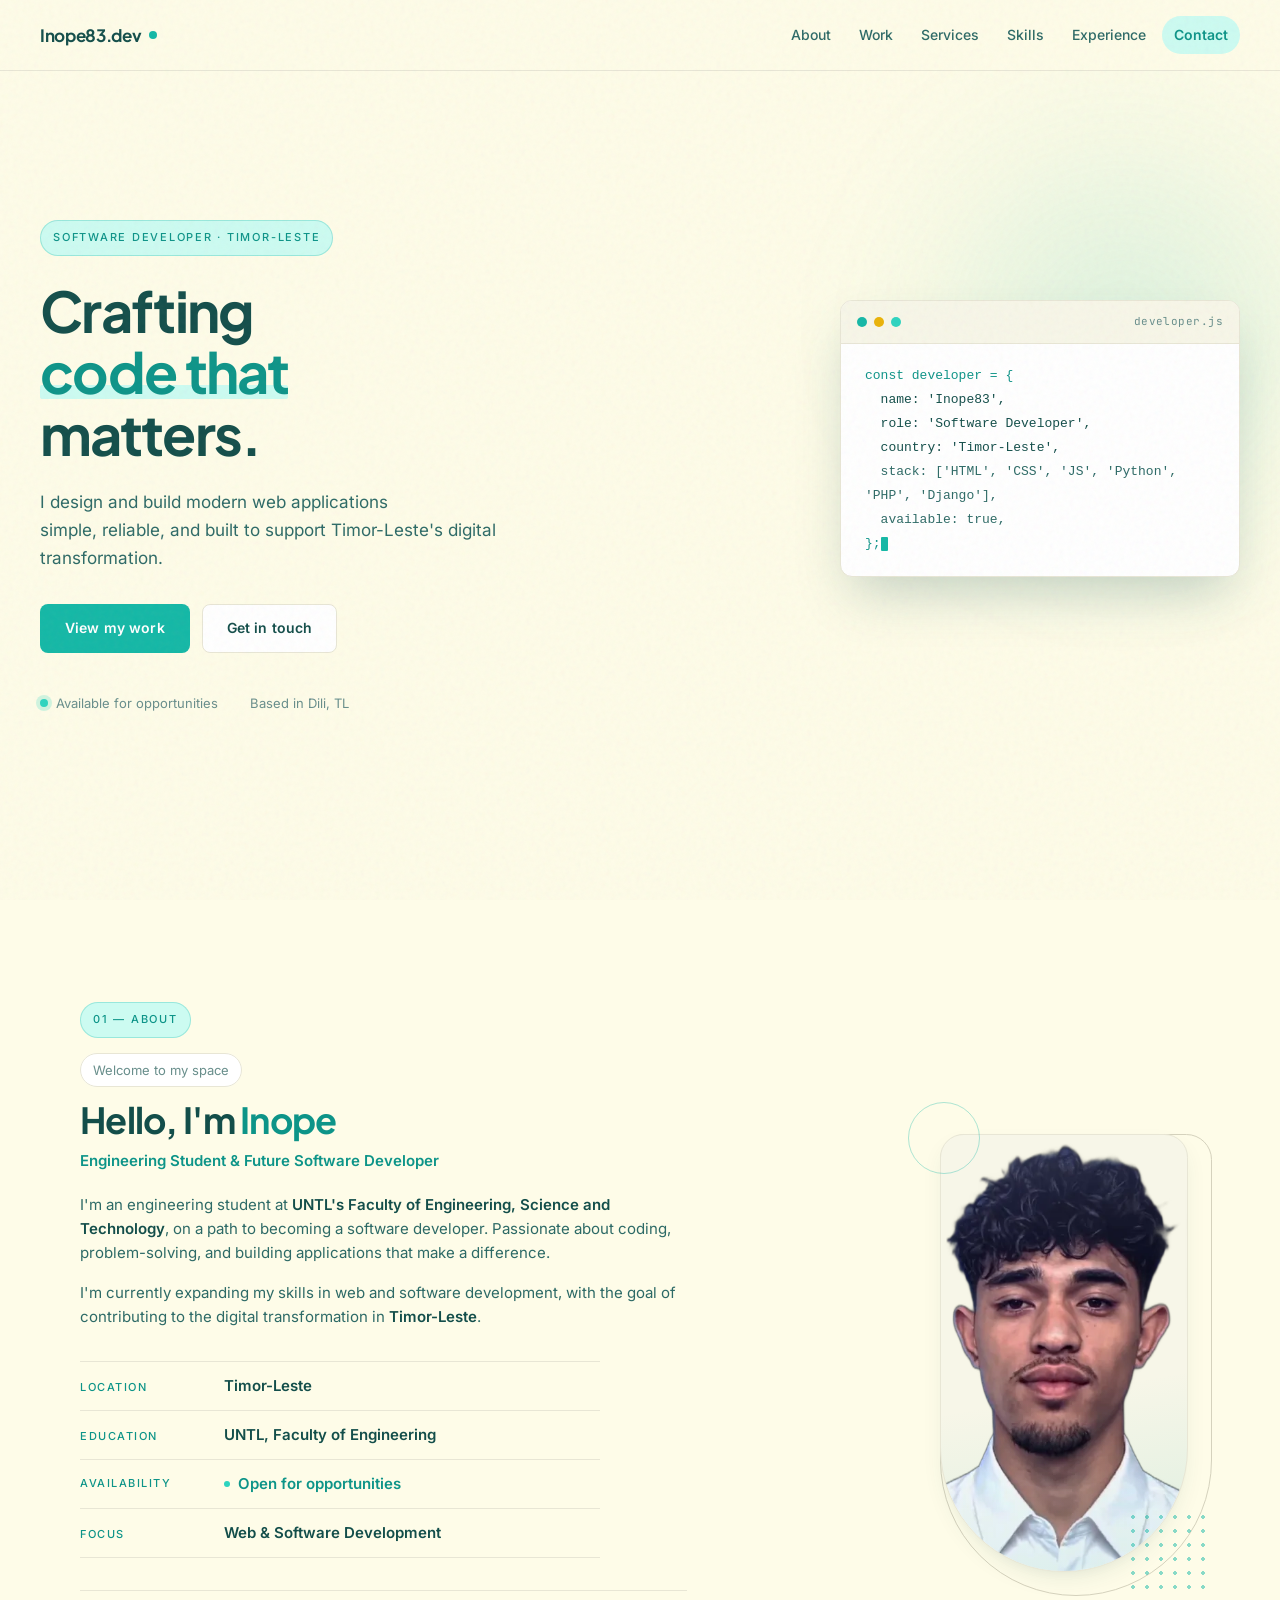
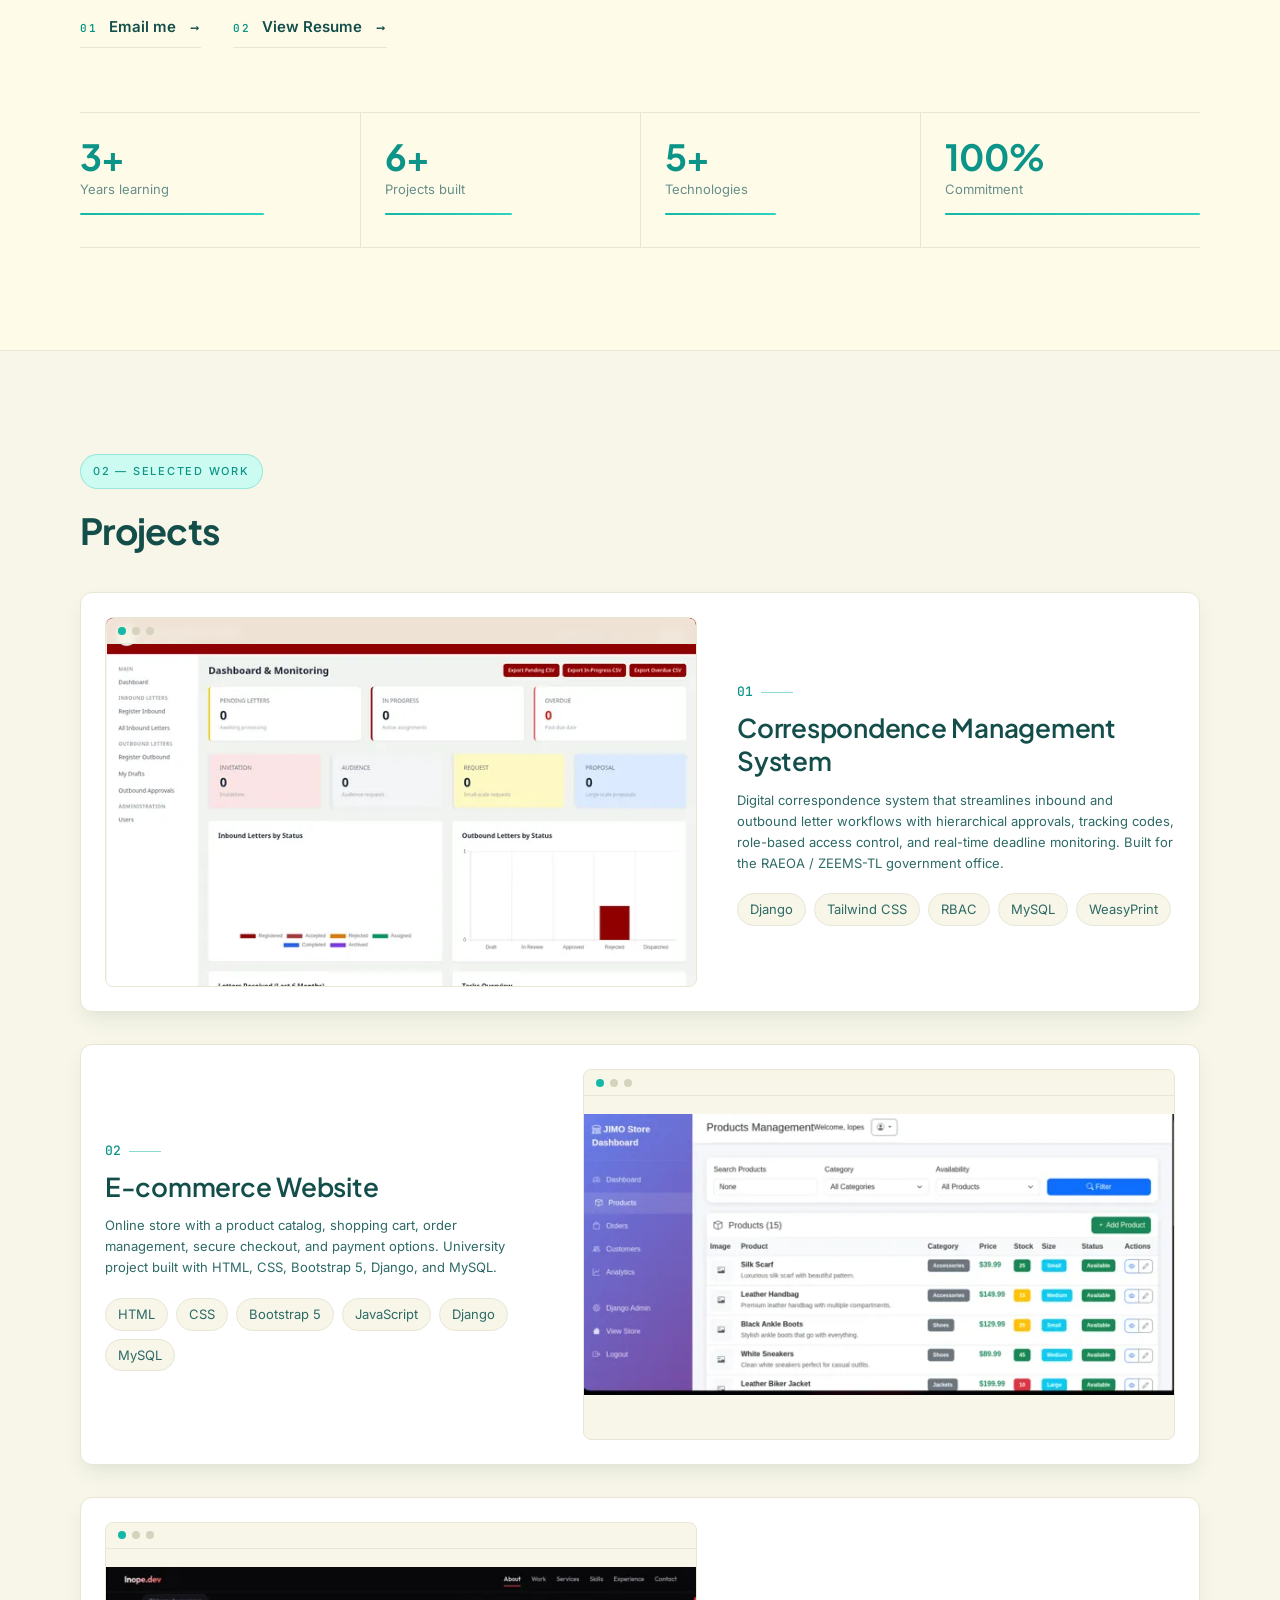
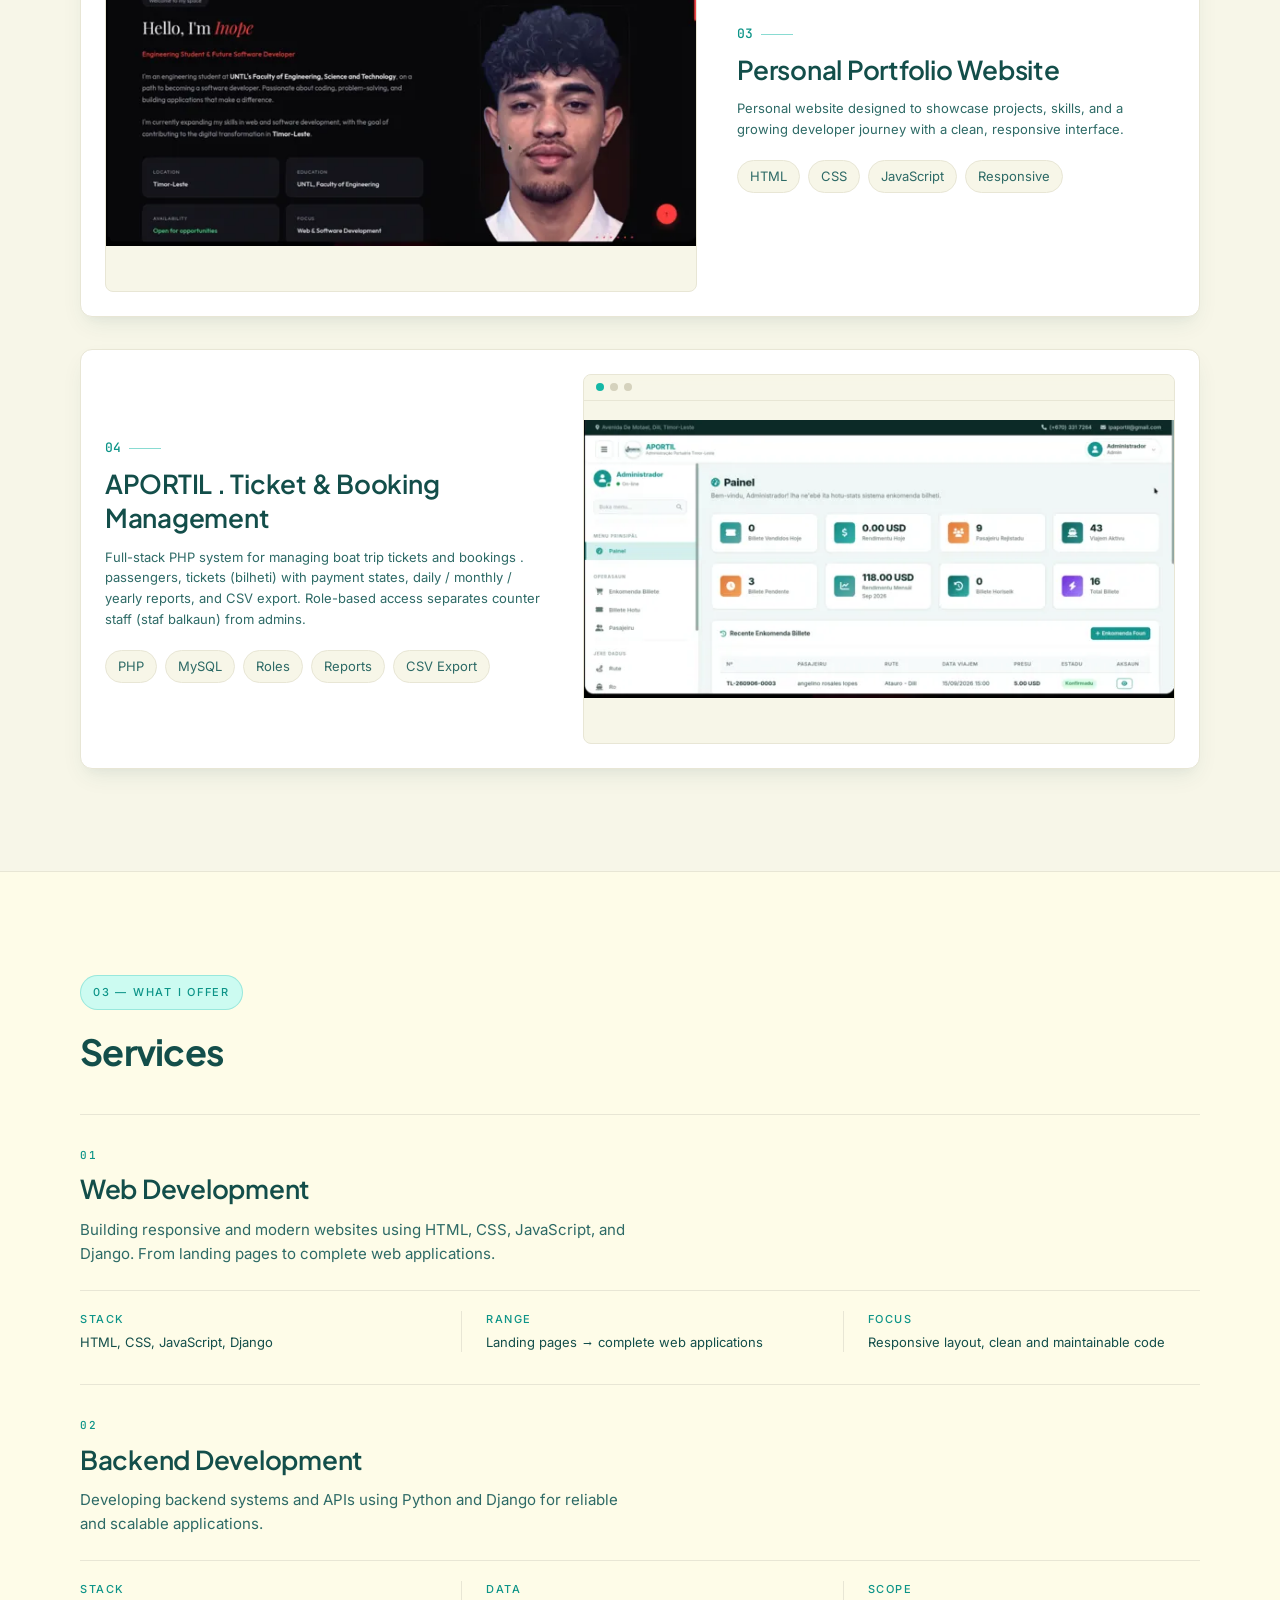
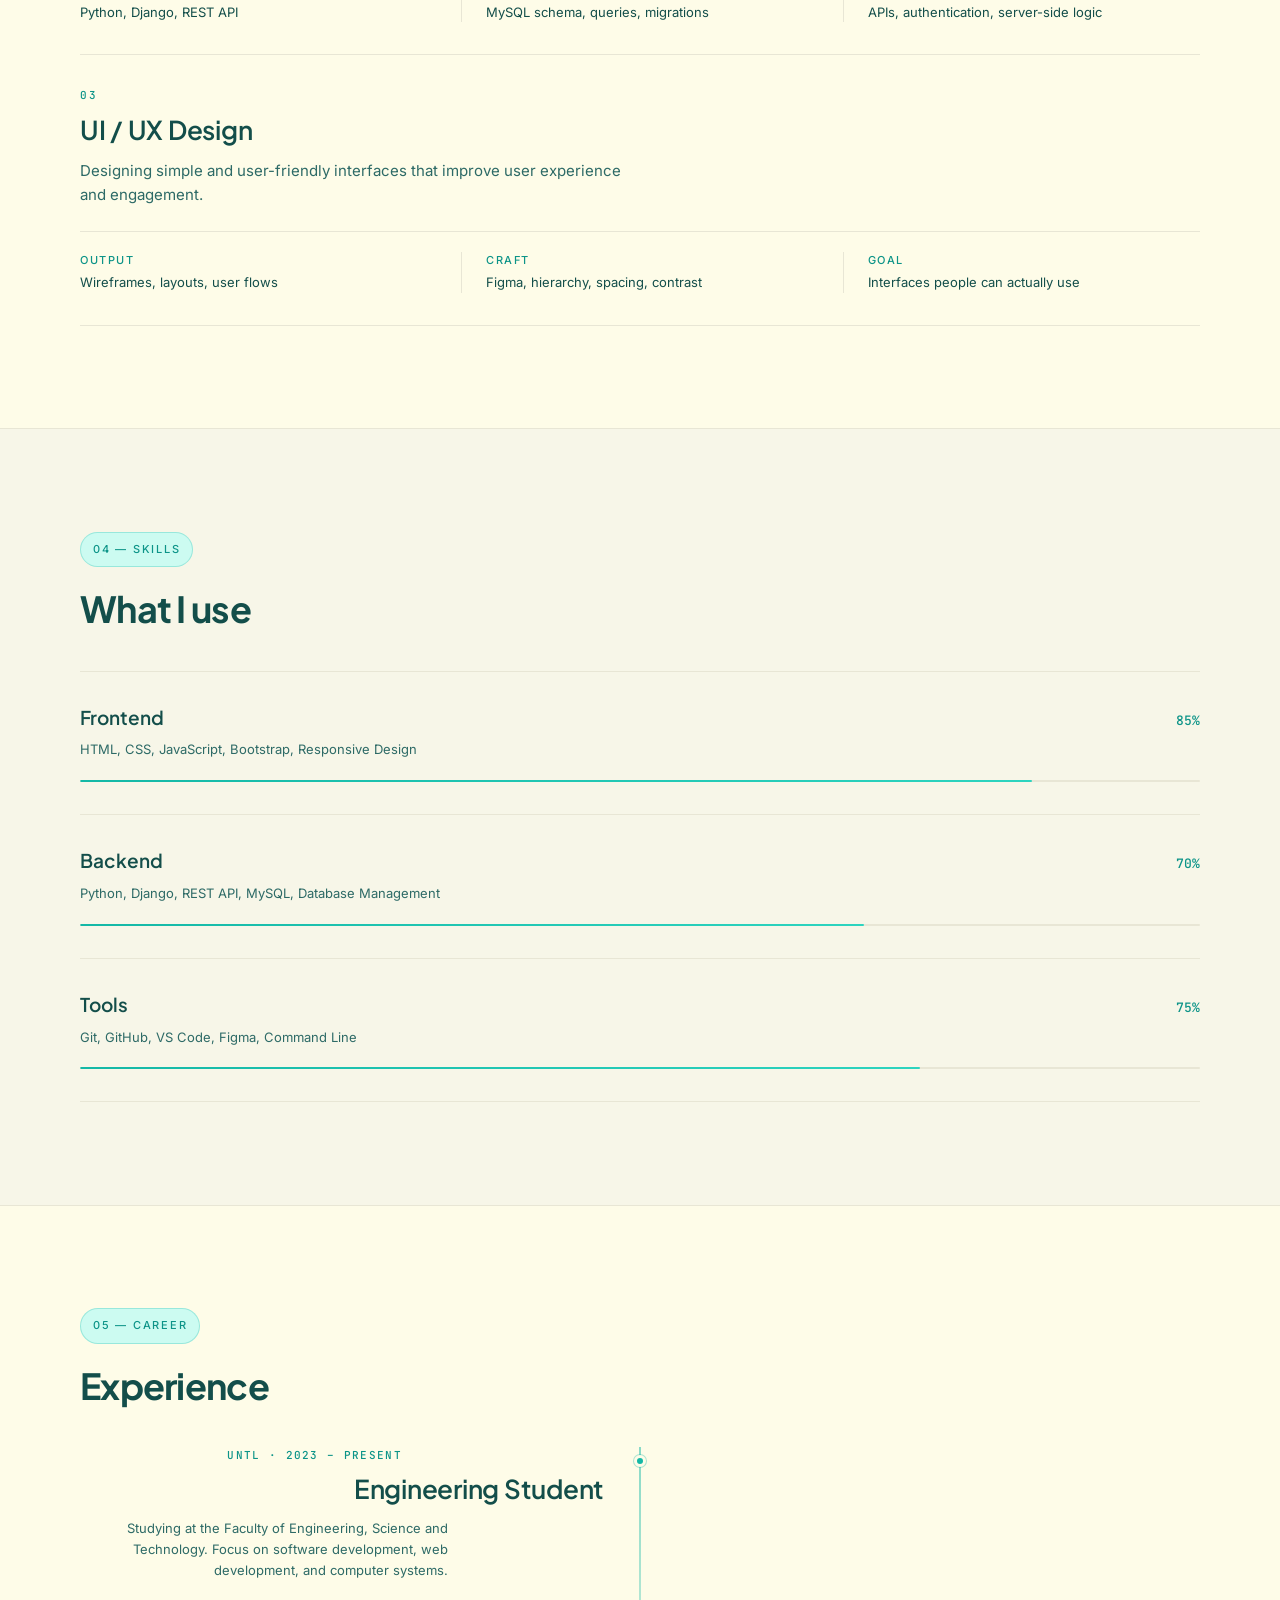
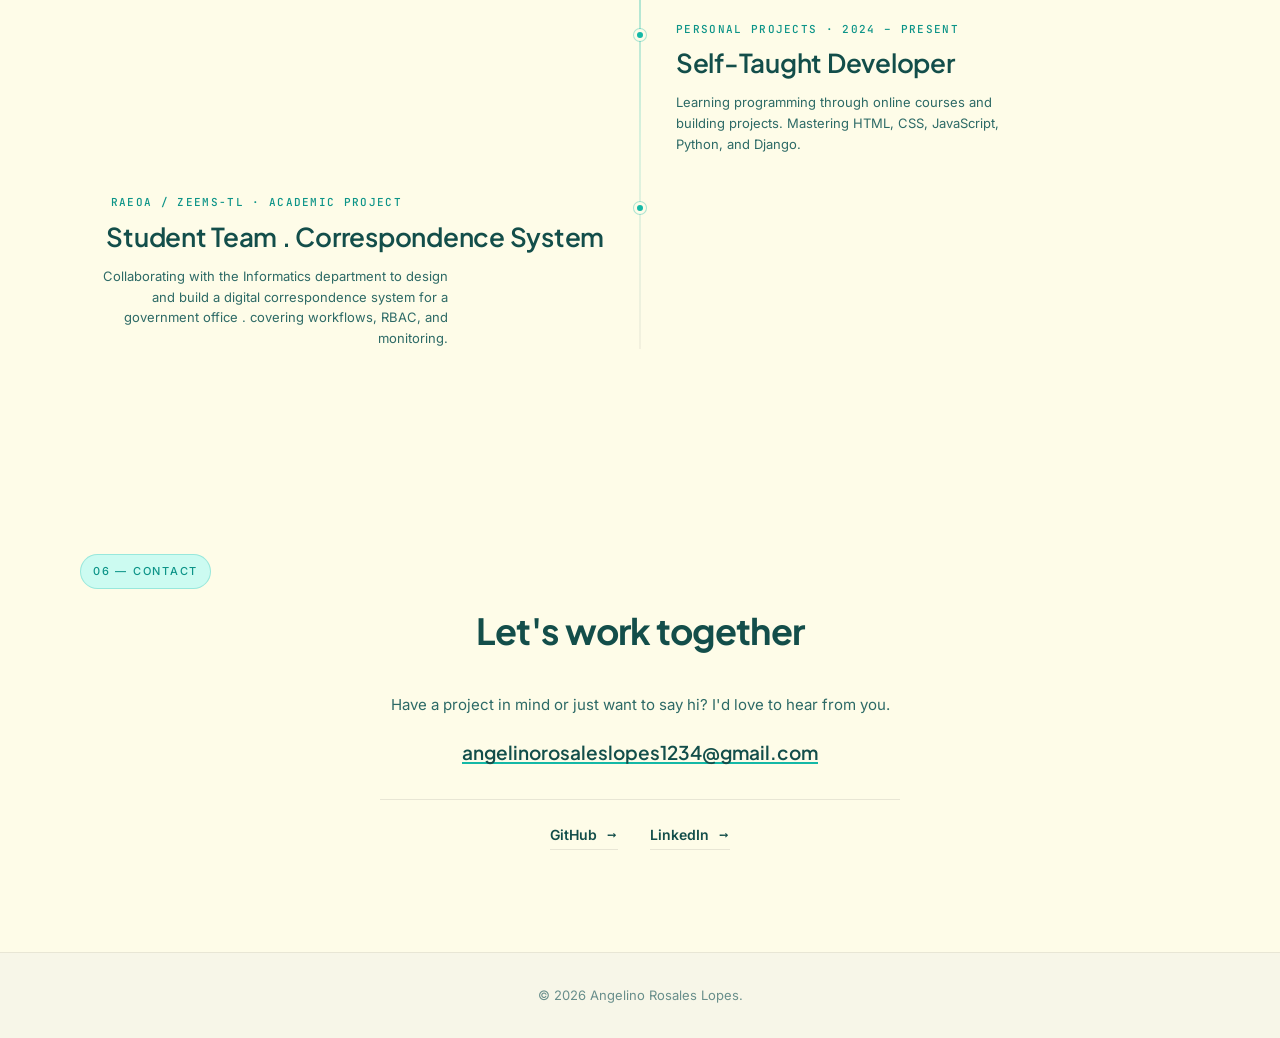
<file: index.html>
<!DOCTYPE html>
<html lang="en">

<head>
  <meta charset="UTF-8">
  <meta name="viewport" content="width=device-width, initial-scale=1.0">
  <title>Inope83 . Software Developer</title>
  <meta name="description" content="Inope83 . Software developer from Timor-Leste. Building clean, reliable web applications.">
  <meta name="theme-color" content="#FEFCE8">
  <link rel="icon" href="./favicon.svg?v=2" type="image/svg+xml">
  <!-- Scroll-reveal sections start at opacity 0 and are shown by JS. Without
       JS they must still be visible. -->
  <noscript>
    <style>
      .project,
      .service,
      .skill,
      .timeline-item {
        opacity: 1 !important;
        transform: none !important;
      }
    </style>
  </noscript>
  <link rel="preload" href="./fonts/plusjakartasans-var-latin.woff2" as="font" type="font/woff2" crossorigin>
  <link rel="preload" href="./fonts/inter-var-latin.woff2" as="font" type="font/woff2" crossorigin>
  <link rel="stylesheet" href="./styles.css">
</head>

<body>
  <div class="noise"></div>

  <header class="header">
    <a href="#" class="logo">Inope83.dev</a>
    <nav class="nav" id="navMenu">
      <a href="#about">About</a>
      <a href="#work">Work</a>
      <a href="#services">Services</a>
      <a href="#skills">Skills</a>
      <a href="#experience">Experience</a>
      <a href="#contact">Contact</a>
    </nav>
    <button class="menu-toggle" aria-label="Toggle menu" aria-controls="navMenu" aria-expanded="false">
      <span></span>
      <span></span>
      <span></span>
    </button>
  </header>

  <div class="menu-backdrop"></div>

  <main>
    <!-- ============ HERO ============ -->
    <section class="hero">
      <div class="hero-text">
        <p class="hero-tag">Software Developer &middot; Timor-Leste</p>
        <h1 class="hero-title">
          <span class="line">Crafting</span>
          <span class="line accent">code that</span>
          <span class="line">matters.</span>
        </h1>
        <p class="hero-desc">
          I design and build modern web applications 
          <br> simple, reliable, and
          built to support Timor-Leste's digital transformation.
        </p>
        <div class="hero-cta">
          <a href="#work" class="btn btn-primary">View my work</a>
          <a href="#contact" class="btn btn-secondary">Get in touch</a>
        </div>
        <div class="hero-meta">
          <span class="hero-meta-item"><i class="pulse"></i> Available for opportunities</span>
          <span class="hero-meta-item">Based in Dili, TL</span>
        </div>
      </div>
      <div class="hero-code" aria-hidden="true">
        <div class="code-window">
          <div class="code-bar">
            <span></span><span></span><span></span>
            <em>developer.js</em>
          </div>
          <pre class="code-body"><code id="typedCode"><span class="code-cursor"></span></code></pre>
        </div>
      </div>
    </section>

    <!-- ============ ABOUT ============ -->
    <section id="about" class="section about">
      <div class="container">
        <span class="section-label">01 &mdash; About</span>
        <div class="about-grid">
          <div class="about-content">
            <div class="about-badge"><span>Welcome to my space</span></div>
            <h2>Hello, I'm <span class="highlight">Inope</span></h2>
            <p class="subtitle">Engineering Student &amp; Future Software Developer</p>
            <p>
              I'm an engineering student at <strong>UNTL's Faculty of Engineering, Science and
              Technology</strong>, on a path to becoming a software developer. Passionate about
              coding, problem-solving, and building applications that make a difference.
            </p>
            <p>
              I'm currently expanding my skills in web and software development, with the goal of
              contributing to the digital transformation in <strong>Timor-Leste</strong>.
            </p>
            <dl class="facts">
              <div class="facts-row">
                <dt>Location</dt>
                <dd>Timor-Leste</dd>
              </div>
              <div class="facts-row">
                <dt>Education</dt>
                <dd>UNTL, Faculty of Engineering</dd>
              </div>
              <div class="facts-row">
                <dt>Availability</dt>
                <dd class="is-status">Open for opportunities</dd>
              </div>
              <div class="facts-row">
                <dt>Focus</dt>
                <dd>Web &amp; Software Development</dd>
              </div>
            </dl>
            <div class="about-links">
              <a href="mailto:angelinorosaleslopes1234@gmail.com" class="about-link">Email me</a>
              <a href="#" class="about-link">View Resume</a>
            </div>
          </div>
          <div class="about-image">
            <div class="about-image-frame">
              <div class="about-image-inner">
                <img src="images/inope-360.webp" srcset="images/inope-360.webp 360w, images/inope-626.webp 626w"
                  sizes="(max-width: 600px) 90vw, 340px" width="360" height="664" alt="Inope83"
                  loading="lazy" decoding="async">
              </div>
            </div>
            <div class="image-dots"></div>
            <div class="image-glow"></div>
          </div>
        </div>

        <div class="stats">
          <div class="stat">
            <span class="stat-num" data-count="3">3</span>
            <span class="stat-label">Years learning</span>
            <div class="stat-bar"></div>
          </div>
          <div class="stat">
            <span class="stat-num" data-count="6">6</span>
            <span class="stat-label">Projects built</span>
            <div class="stat-bar"></div>
          </div>
          <div class="stat">
            <span class="stat-num" data-count="5">5</span>
            <span class="stat-label">Technologies</span>
            <div class="stat-bar"></div>
          </div>
          <div class="stat">
            <span class="stat-num" data-count="100">100</span>
            <span class="stat-label">Commitment</span>
            <div class="stat-bar"></div>
          </div>
        </div>
      </div>
    </section>

    <!-- ============ WORK ============ -->
    <section id="work" class="section work band">
      <div class="container">
        <span class="section-label">02 &mdash; Selected Work</span>
        <h2 class="section-title">Projects</h2>
        <div class="projects">

          <article class="project">
            <div class="project-visual">
              <div class="window-bar"><span></span><span></span><span></span></div>
              <img src="images/correspondence-ui-640.webp"
                srcset="images/correspondence-ui-640.webp 640w, images/correspondence-ui-1280.webp 1280w"
                sizes="(max-width: 600px) calc(100vw - 128px), (max-width: 960px) calc(100vw - 160px), 596px"
                width="640" height="400" loading="lazy" decoding="async"
                alt="Correspondence Management System dashboard">
            </div>
            <div class="project-info">
              <span class="project-number">01</span>
              <h3>Correspondence Management System</h3>
              <p>
                Digital correspondence system that streamlines inbound and outbound letter workflows
                with hierarchical approvals, tracking codes, role-based access control, and real-time
                deadline monitoring. Built for the RAEOA / ZEEMS-TL government office.
              </p>
              <div class="project-tags">
                <span>Django</span>
                <span>Tailwind CSS</span>
                <span>RBAC</span>
                <span>MySQL</span>
                <span>WeasyPrint</span>
              </div>
            </div>
          </article>

          <article class="project">
            <div class="project-visual">
              <div class="window-bar"><span></span><span></span><span></span></div>
              <img src="images/ecommerce-640.webp"
                srcset="images/ecommerce-640.webp 640w, images/ecommerce-1280.webp 1280w"
                sizes="(max-width: 600px) calc(100vw - 128px), (max-width: 960px) calc(100vw - 160px), 596px"
                width="640" height="304" loading="lazy" decoding="async"
                alt="E-commerce website homepage">
            </div>
            <div class="project-info">
              <span class="project-number">02</span>
              <h3>E-commerce Website</h3>
              <p>
                Online store with a product catalog, shopping cart, order management, secure checkout,
                and payment options. University project built with HTML, CSS, Bootstrap 5, Django, and MySQL.
              </p>
              <div class="project-tags">
                <span>HTML</span>
                <span>CSS</span>
                <span>Bootstrap 5</span>
                <span>JavaScript</span>
                <span>Django</span>
                <span>MySQL</span>
              </div>
            </div>
          </article>

          <article class="project">
            <div class="project-visual">
              <div class="window-bar"><span></span><span></span><span></span></div>
              <img src="images/portfolio-shot-640.webp"
                srcset="images/portfolio-shot-640.webp 640w, images/portfolio-shot-1280.webp 1280w"
                sizes="(max-width: 600px) calc(100vw - 128px), (max-width: 960px) calc(100vw - 160px), 596px"
                width="640" height="302" loading="lazy" decoding="async"
                alt="Personal Portfolio Website UI">
            </div>
            <div class="project-info">
              <span class="project-number">03</span>
              <h3>Personal Portfolio Website</h3>
              <p>
                Personal website designed to showcase projects, skills, and a growing developer
                journey with a clean, responsive interface.
              </p>
              <div class="project-tags">
                <span>HTML</span>
                <span>CSS</span>
                <span>JavaScript</span>
                <span>Responsive</span>
              </div>
            </div>
          </article>
          <article class="project">
            <div class="project-visual">
              <div class="window-bar"><span></span><span></span><span></span></div>
              <img src="images/apotil-640.webp"
                srcset="images/apotil-640.webp 640w, images/apotil-1280.webp 1280w"
                sizes="(max-width: 600px) calc(100vw - 128px), (max-width: 960px) calc(100vw - 160px), 596px"
                width="640" height="302" loading="lazy" decoding="async"
                alt="APORTIL ticket and booking management UI">
            </div>
            <div class="project-info">
              <span class="project-number">04</span>
              <h3>APORTIL . Ticket & Booking Management</h3>
              <p>
                Full-stack PHP system for managing boat trip tickets and bookings . passengers,
                tickets (bilheti) with payment states, daily / monthly / yearly reports, and CSV
                export. Role-based access separates counter staff (staf balkaun) from admins.
              </p>
              <div class="project-tags">
                <span>PHP</span>
                <span>MySQL</span>
                <span>Roles</span>
                <span>Reports</span>
                <span>CSV Export</span>
              </div>
            </div>
          </article>

        </div>
      </div>
    </section>

    <!-- ============ SERVICES ============ -->
    <section id="services" class="section services">
      <div class="container">
        <span class="section-label">03 &mdash; What I offer</span>
        <h2 class="section-title">Services</h2>
        <div class="services-bedah">

          <article class="service">
            <span class="service-index">01</span>
            <div class="service-body">
              <h3>Web Development</h3>
              <p>Building responsive and modern websites using HTML, CSS, JavaScript, and Django. From
                landing pages to complete web applications.</p>
            </div>
            <dl class="spec">
              <div class="spec-row">
                <dt>Stack</dt>
                <dd>HTML, CSS, JavaScript, Django</dd>
              </div>
              <div class="spec-row">
                <dt>Range</dt>
                <dd>Landing pages &rarr; complete web applications</dd>
              </div>
              <div class="spec-row">
                <dt>Focus</dt>
                <dd>Responsive layout, clean and maintainable code</dd>
              </div>
            </dl>
          </article>

          <article class="service">
            <span class="service-index">02</span>
            <div class="service-body">
              <h3>Backend Development</h3>
              <p>Developing backend systems and APIs using Python and Django for reliable and scalable
                applications.</p>
            </div>
            <dl class="spec">
              <div class="spec-row">
                <dt>Stack</dt>
                <dd>Python, Django, REST API</dd>
              </div>
              <div class="spec-row">
                <dt>Data</dt>
                <dd>MySQL schema, queries, migrations</dd>
              </div>
              <div class="spec-row">
                <dt>Scope</dt>
                <dd>APIs, authentication, server-side logic</dd>
              </div>
            </dl>
          </article>

          <article class="service">
            <span class="service-index">03</span>
            <div class="service-body">
              <h3>UI / UX Design</h3>
              <p>Designing simple and user-friendly interfaces that improve user experience and
                engagement.</p>
            </div>
            <dl class="spec">
              <div class="spec-row">
                <dt>Output</dt>
                <dd>Wireframes, layouts, user flows</dd>
              </div>
              <div class="spec-row">
                <dt>Craft</dt>
                <dd>Figma, hierarchy, spacing, contrast</dd>
              </div>
              <div class="spec-row">
                <dt>Goal</dt>
                <dd>Interfaces people can actually use</dd>
              </div>
            </dl>
          </article>

        </div>
      </div>
    </section>

    <!-- ============ SKILLS ============ -->
    <section id="skills" class="section skills band">
      <div class="container">
        <span class="section-label">04 &mdash; Skills</span>
        <h2 class="section-title">What I use</h2>
        <div class="skills-bedah">
          <div class="skill">
            <div class="skill-head">
              <h3>Frontend</h3>
              <span class="skill-level">85%</span>
            </div>
            <p class="skill-stack">HTML, CSS, JavaScript, Bootstrap, Responsive Design</p>
            <div class="skill-rule"><span class="skill-rule-fill" style="--w: 85%;"></span></div>
          </div>
          <div class="skill">
            <div class="skill-head">
              <h3>Backend</h3>
              <span class="skill-level">70%</span>
            </div>
            <p class="skill-stack">Python, Django, REST API, MySQL, Database Management</p>
            <div class="skill-rule"><span class="skill-rule-fill" style="--w: 70%;"></span></div>
          </div>
          <div class="skill">
            <div class="skill-head">
              <h3>Tools</h3>
              <span class="skill-level">75%</span>
            </div>
            <p class="skill-stack">Git, GitHub, VS Code, Figma, Command Line</p>
            <div class="skill-rule"><span class="skill-rule-fill" style="--w: 75%;"></span></div>
          </div>
        </div>
      </div>
    </section>

    <!-- ============ EXPERIENCE ============ -->
    <section id="experience" class="section experience">
      <div class="container">
        <span class="section-label">05 &mdash; Career</span>
        <h2 class="section-title">Experience</h2>
        <div class="timeline">
          <div class="timeline-item">
            <span class="timeline-dot"></span>
            <div class="timeline-body">
              <p class="role">UNTL &middot; 2023 &ndash; Present</p>
              <h3>Engineering Student</h3>
              <p>Studying at the Faculty of Engineering, Science and Technology. Focus on software
                development, web development, and computer systems.</p>
            </div>
          </div>
          <div class="timeline-item">
            <span class="timeline-dot"></span>
            <div class="timeline-body">
              <p class="role">Personal Projects &middot; 2024 &ndash; Present</p>
              <h3>Self-Taught Developer</h3>
              <p>Learning programming through online courses and building projects. Mastering HTML, CSS,
                JavaScript, Python, and Django.</p>
            </div>
          </div>
          <div class="timeline-item">
            <span class="timeline-dot"></span>
            <div class="timeline-body">
              <p class="role">RAEOA / ZEEMS-TL &middot; Academic Project</p>
              <h3>Student Team . Correspondence System</h3>
              <p>Collaborating with the Informatics department to design and build a digital
                correspondence system for a government office . covering workflows, RBAC, and
                monitoring.</p>
            </div>
          </div>
        </div>
      </div>
    </section>

    <!-- ============ CONTACT ============ -->
    <section id="contact" class="section contact">
      <div class="container">
        <span class="section-label">06 &mdash; Contact</span>
        <h2 class="section-title">Let's work together</h2>
        <p class="contact-text">Have a project in mind or just want to say hi? I'd love to hear from you.</p>
        <a href="mailto:angelinorosaleslopes1234@gmail.com" class="contact-email">angelinorosaleslopes1234@gmail.com</a>
        <div class="contact-links">
          <a href="https://github.com/Inope83" target="_blank" rel="noopener noreferrer" aria-label="GitHub">GitHub</a>
          <a href="https://www.linkedin.com/in/ange-lopes-61977b3b6/" target="_blank" rel="noopener noreferrer"
            aria-label="LinkedIn">LinkedIn</a>
        </div>
      </div>
    </section>
  </main>

  <footer class="footer">
    <p>© <span id="year"></span> Angelino Rosales Lopes.</p>
  </footer>

  <button class="back-top" id="backTop" aria-label="Back to top">&uarr;</button>

  <script src="./script.js"></script>
</body>

</html>
</file>
<file: styles.css>
/* ============ SELF-HOSTED FONTS ============
   Replaces the Google Fonts stylesheet, which cost a render-blocking
   third-party round trip (~1.9s) before first paint. All three families
   are variable fonts, so these files cover the full weight ranges the
   design system asks for; latin subset only. */
@font-face {
  font-family: 'Plus Jakarta Sans';
  font-style: normal;
  font-weight: 200 800;
  font-display: swap;
  src: url('./fonts/plusjakartasans-var-latin.woff2') format('woff2');
  unicode-range: U+0000-00FF, U+0131, U+0152-0153, U+02BB-02BC, U+02C6, U+02DA, U+02DC, U+0304, U+0308, U+0329,
    U+2000-206F, U+20AC, U+2122, U+2191, U+2193, U+2212, U+2215, U+FEFF, U+FFFD;
}

@font-face {
  font-family: 'Inter';
  font-style: normal;
  font-weight: 100 900;
  font-display: swap;
  src: url('./fonts/inter-var-latin.woff2') format('woff2');
  unicode-range: U+0000-00FF, U+0131, U+0152-0153, U+02BB-02BC, U+02C6, U+02DA, U+02DC, U+0304, U+0308, U+0329,
    U+2000-206F, U+20AC, U+2122, U+2191, U+2193, U+2212, U+2215, U+FEFF, U+FFFD;
}

@font-face {
  font-family: 'JetBrains Mono';
  font-style: normal;
  font-weight: 100 800;
  font-display: swap;
  src: url('./fonts/jetbrainsmono-var-latin.woff2') format('woff2');
  unicode-range: U+0000-00FF, U+0131, U+0152-0153, U+02BB-02BC, U+02C6, U+02DA, U+02DC, U+0304, U+0308, U+0329,
    U+2000-206F, U+20AC, U+2122, U+2191, U+2193, U+2212, U+2215, U+FEFF, U+FFFD;
}

/* Metric-matched fallbacks: while the webfont loads, the fallback occupies
   near-identical space, so the swap does not shift layout. */
@font-face {
  font-family: 'Jakarta Fallback';
  src: local('Arial'), local('Helvetica Neue'), local('Liberation Sans');
  size-adjust: 103%;
  ascent-override: 105%;
  descent-override: 27%;
  line-gap-override: 0%;
}

@font-face {
  font-family: 'Inter Fallback';
  src: local('Arial'), local('Helvetica Neue'), local('Liberation Sans');
  size-adjust: 100%;
  ascent-override: 97%;
  descent-override: 25%;
  line-gap-override: 0%;
}

@font-face {
  font-family: 'JetBrains Fallback';
  src: local('DejaVu Sans Mono'), local('Menlo'), local('Consolas');
  size-adjust: 94%;
  ascent-override: 102%;
  descent-override: 26%;
  line-gap-override: 0%;
}

/* ============ DESIGN TOKENS (d3kn Warm Teal) ============ */
:root {
  /* Primary & brand */
  --primary: #14B8A6;
  --primary-hover: #0D9488;
  --primary-light: #CCFBF1;
  --primary-subtle: #F0FDFA;

  /* Canvas & surfaces */
  --canvas: #FEFCE8;
  --surface: #FFFFFF;
  --surface-hover: #FDFCF7;
  --surface-alt: #F7F6E8;

  /* Typography & ink */
  --ink: #134E4A;
  --ink-2: #2D6A66;
  --ink-muted: #688E8B;
  --ink-inverse: #FFFFFF;

  /* Borders & lines */
  --border: #E8E6D5;
  --border-strong: #D5D2BD;
  --border-focus: #14B8A6;
  --ring: rgba(20, 184, 166, 0.25);

  /* Semantic & feedback */
  --success: #2DD4BF;
  --warning: #EAB308;
  --error: #EF4444;

  /* Elevation */
  --shadow-card: 0 10px 25px -5px rgba(19, 78, 74, 0.09), 0 8px 10px -6px rgba(19, 78, 74, 0.04);
  --shadow-card-hover: 0 20px 30px -10px rgba(19, 78, 74, 0.17), 0 10px 15px -5px rgba(19, 78, 74, 0.08);
  --shadow-popover: 0 25px 50px -12px rgba(19, 78, 74, 0.25);
  --shadow-teal: 0 4px 14px 0 rgba(20, 184, 166, 0.38);

  /* Geometry */
  --radius-sm: 4px;
  --radius-md: 8px;
  --radius-lg: 12px;
  --radius-full: 9999px;

  /* Motion */
  --ease: cubic-bezier(0.16, 1, 0.3, 1);
  --t-fast: 150ms;
  --t: 200ms;
  --transition: var(--t) var(--ease);

  /* Spacing (4px base grid) */
  --space-1: 4px;
  --space-2: 8px;
  --space-3: 12px;
  --space-4: 16px;
  --space-5: 20px;
  --space-6: 24px;
  --space-8: 32px;
  --space-10: 40px;
  --space-16: 64px;
  --gutter: clamp(20px, 5vw, 40px);
  --section-y: clamp(64px, 8vw, 112px);

  /* Type scale */
  --fs-display: clamp(2.5rem, 6.2vw, 3.5rem);
  --fs-h1: clamp(1.75rem, 3.6vw, 2.25rem);
  --fs-h2: 1.625rem;
  --fs-h3: 1.1875rem;
  --fs-lead: 1.0625rem;
  --fs-body: 0.9375rem;
  --fs-sm: 0.8125rem;
  --fs-micro: 0.6875rem;

  /* Families */
  --font-display: 'Plus Jakarta Sans', 'Jakarta Fallback', system-ui, sans-serif;
  --font-body: 'Inter', 'Inter Fallback', system-ui, sans-serif;
  --font-mono: 'JetBrains Mono', 'JetBrains Fallback', ui-monospace, Menlo, monospace;

  --header-h: 72px;
}

*,
*::before,
*::after {
  box-sizing: border-box;
  margin: 0;
  padding: 0;
}

a {
  color: inherit;
  text-decoration: none;
}

img {
  display: block;
  max-width: 100%;
}

html {
  scroll-behavior: smooth;
}

html,
body {
  overflow-x: hidden;
  touch-action: pan-y;
}

body {
  overflow-x: hidden;
  font-family: var(--font-body);
  font-size: var(--fs-body);
  line-height: 1.6;
  background: var(--canvas);
  color: var(--ink-2);
  min-height: 100vh;
  -webkit-font-smoothing: antialiased;
}

h1,
h2,
h3,
h4 {
  font-family: var(--font-display);
  color: var(--ink);
}

::selection {
  background: var(--primary);
  color: var(--ink-inverse);
}

:focus-visible {
  outline: 2px solid var(--border-focus);
  outline-offset: 2px;
  box-shadow: 0 0 0 5px var(--ring);
  border-radius: var(--radius-sm);
}

.noise {
  position: fixed;
  inset: 0;
  pointer-events: none;
  z-index: 1000;
  opacity: 0.05;
  background-image: url("data:image/svg+xml,%3Csvg viewBox='0 0 256 256' xmlns='http://www.w3.org/2000/svg'%3E%3Cfilter id='n'%3E%3CfeTurbulence type='fractalNoise' baseFrequency='0.7' numOctaves='3' stitchTiles='stitch'/%3E%3C/filter%3E%3Crect width='100%25' height='100%25' filter='url(%23n)'/%3E%3C/svg%3E");
}

::-webkit-scrollbar {
  width: 10px;
}

::-webkit-scrollbar-track {
  background: var(--surface-alt);
}

::-webkit-scrollbar-thumb {
  background: var(--primary);
  border: 3px solid var(--canvas);
  border-radius: var(--radius-full);
}

::-webkit-scrollbar-thumb:hover {
  background: var(--primary-hover);
}

/* ============ HEADER ============ */
.header {
  position: fixed;
  top: 0;
  left: 0;
  right: 0;
  z-index: 100;
  display: flex;
  align-items: center;
  justify-content: space-between;
  gap: var(--space-4);
  padding: var(--space-4) var(--gutter);
  background: rgba(254, 252, 232, 0.82);
  backdrop-filter: blur(18px);
  -webkit-backdrop-filter: blur(18px);
  border-bottom: 1px solid var(--border);
  transition: padding var(--transition), background var(--transition), box-shadow var(--transition);
}

.header.scrolled {
  padding: var(--space-3) var(--gutter);
  background: rgba(254, 252, 232, 0.95);
  box-shadow: 0 6px 18px -12px rgba(19, 78, 74, 0.35);
}

.logo {
  font-family: var(--font-display);
  font-size: 1.0625rem;
  font-weight: 700;
  letter-spacing: -0.02em;
  color: var(--ink);
  display: inline-flex;
  align-items: center;
  gap: var(--space-2);
  transition: color var(--t-fast) var(--ease);
}

.logo::after {
  content: '';
  width: 8px;
  height: 8px;
  border-radius: var(--radius-full);
  background: var(--primary);
  transition: transform var(--transition), background var(--transition);
}

.logo:hover {
  color: var(--primary-hover);
}

.logo:hover::after {
  background: var(--primary-hover);
  transform: scale(1.2);
}

.nav {
  display: flex;
  gap: var(--space-1);
}

.nav a {
  font-size: 0.875rem;
  font-weight: 500;
  color: var(--ink-2);
  padding: var(--space-2) var(--space-3);
  border-radius: var(--radius-full);
  transition: background var(--t-fast) var(--ease), color var(--t-fast) var(--ease);
}

.nav a:hover {
  background: var(--primary-subtle);
  color: var(--primary-hover);
}

/* Active nav link (desktop navbar only) */
.nav:not(.open) a.active,
.nav.open a.active {
  background: var(--primary-light);
  color: var(--primary-hover);
  font-weight: 600;
}

.menu-toggle {
  display: none;
  flex-direction: column;
  gap: 5px;
  background: var(--surface);
  border: 1px solid var(--border);
  border-radius: var(--radius-md);
  cursor: pointer;
  width: 44px;
  height: 44px;
  align-items: center;
  justify-content: center;
  z-index: 101;
  box-shadow: var(--shadow-card);
  transition: border-color var(--t-fast) var(--ease), box-shadow var(--t-fast) var(--ease);
}

.menu-toggle:hover {
  border-color: var(--primary);
}

.menu-toggle span {
  width: 20px;
  height: 2px;
  background: var(--ink);
  border-radius: var(--radius-full);
  transition: transform var(--t) var(--ease), opacity var(--t-fast) var(--ease);
}

.menu-toggle.active span:nth-child(1) {
  transform: translateY(7px) rotate(45deg);
}

.menu-toggle.active span:nth-child(2) {
  opacity: 0;
}

.menu-toggle.active span:nth-child(3) {
  transform: translateY(-7px) rotate(-45deg);
}

/* Scroll lock while mobile menu is open */
body.menu-open {
  overflow: hidden;
}

/* Menu backdrop */
.menu-backdrop {
  position: fixed;
  inset: 0;
  z-index: 99;
  background: rgba(19, 78, 74, 0.22);
  backdrop-filter: blur(3px);
  -webkit-backdrop-filter: blur(3px);
  opacity: 0;
  visibility: hidden;
  transition: opacity var(--transition), visibility var(--transition);
}

.menu-backdrop.visible {
  opacity: 1;
  visibility: visible;
}

/* ============ HERO ============ */
.hero {
  min-height: 100vh;
  display: grid;
  grid-template-columns: 1fr auto;
  align-items: center;
  gap: var(--space-16);
  padding: calc(var(--header-h) + var(--space-16)) var(--gutter) var(--section-y);
  position: relative;
}

.hero-text {
  display: flex;
  flex-direction: column;
  align-items: flex-start;
}

.hero::before {
  content: '';
  position: absolute;
  top: 8%;
  right: -8%;
  width: 520px;
  height: 520px;
  background: radial-gradient(circle, rgba(20, 184, 166, 0.16) 0%, transparent 70%);
  border-radius: 50%;
  filter: blur(60px);
  z-index: -1;
  pointer-events: none;
}

.hero-tag {
  font-size: var(--fs-micro);
  font-weight: 500;
  text-transform: uppercase;
  letter-spacing: 0.16em;
  color: var(--primary-hover);
  background: var(--primary-light);
  border: 1px solid rgba(20, 184, 166, 0.28);
  padding: var(--space-2) var(--space-3);
  border-radius: var(--radius-full);
  margin-bottom: var(--space-6);
  opacity: 0;
  animation: fadeUp 0.6s var(--ease) forwards;
}

.hero-title {
  font-size: var(--fs-display);
  font-weight: 700;
  line-height: 1.1;
  letter-spacing: -0.03em;
  margin-bottom: var(--space-6);
}

.hero-title .line {
  display: block;
  opacity: 0;
  animation: fadeUp 0.6s var(--ease) forwards;
}

.hero-title .line:nth-child(1) {
  animation-delay: 0.08s;
}

.hero-title .line:nth-child(2) {
  animation-delay: 0.18s;
}

.hero-title .line:nth-child(3) {
  animation-delay: 0.28s;
}

.hero-title .accent {
  color: var(--primary-hover);
  position: relative;
  display: inline-block;
}

.hero-title .accent::before {
  content: '';
  position: absolute;
  bottom: 0.06em;
  left: 0;
  width: 100%;
  height: 0.26em;
  background: var(--primary-light);
  border-radius: 2px;
  z-index: -1;
}

.hero-desc {
  font-size: var(--fs-lead);
  line-height: 1.65;
  color: var(--ink-2);
  max-width: 52ch;
  margin-bottom: var(--space-8);
  opacity: 0;
  animation: fadeUp 0.6s var(--ease) 0.42s forwards;
}

.hero-cta {
  display: flex;
  gap: var(--space-3);
  flex-wrap: wrap;
  opacity: 0;
  animation: fadeUp 0.6s var(--ease) 0.54s forwards;
}

.btn {
  display: inline-flex;
  align-items: center;
  justify-content: center;
  padding: var(--space-3) var(--space-6);
  font-family: var(--font-body);
  font-size: 0.875rem;
  font-weight: 600;
  letter-spacing: 0.01em;
  border-radius: var(--radius-md);
  border: 1px solid transparent;
  cursor: pointer;
  transition: background var(--t-fast) var(--ease), border-color var(--t-fast) var(--ease),
    color var(--t-fast) var(--ease), transform var(--t-fast) var(--ease), box-shadow var(--t-fast) var(--ease);
}

.btn-primary {
  background: var(--primary);
  color: var(--ink-inverse);
}

.btn-primary:hover {
  background: var(--primary-hover);
  transform: translateY(-1px);
  box-shadow: var(--shadow-teal);
}

.btn-secondary {
  background: var(--surface);
  border-color: var(--border);
  color: var(--ink);
}

.btn-secondary:hover {
  background: var(--surface-hover);
  border-color: var(--primary);
  transform: translateY(-1px);
}

.btn:active {
  transform: scale(0.98);
}

.hero-meta {
  display: flex;
  gap: var(--space-8);
  margin-top: var(--space-10);
  flex-wrap: wrap;
  opacity: 0;
  animation: fadeUp 0.6s var(--ease) 0.66s forwards;
}

.hero-meta-item {
  font-size: var(--fs-sm);
  color: var(--ink-muted);
  display: inline-flex;
  align-items: center;
  gap: var(--space-2);
}

.hero-meta-item .pulse {
  width: 8px;
  height: 8px;
  border-radius: var(--radius-full);
  background: var(--success);
  box-shadow: 0 0 0 4px rgba(45, 212, 191, 0.22);
}

/* Code editor mockup */
.hero-code {
  width: min(400px, 34vw);
  z-index: 1;
  display: none;
  align-self: center;
  transform: translateY(-28px);
}

@media (min-width: 961px) {
  .hero-code {
    display: block;
  }
}

.code-window {
  background: var(--surface);
  border: 1px solid var(--border);
  border-radius: var(--radius-lg);
  box-shadow: var(--shadow-popover);
  overflow: hidden;
  font-family: var(--font-mono);
}

.code-bar {
  display: flex;
  align-items: center;
  gap: 7px;
  padding: var(--space-3) var(--space-4);
  background: var(--surface-alt);
  border-bottom: 1px solid var(--border);
}

.code-bar span {
  width: 10px;
  height: 10px;
  border-radius: var(--radius-full);
  background: var(--border-strong);
}

.code-bar span:nth-child(1) {
  background: var(--primary);
}

.code-bar span:nth-child(2) {
  background: var(--warning);
}

.code-bar span:nth-child(3) {
  background: var(--success);
}

.code-bar em {
  font-style: normal;
  margin-left: auto;
  font-size: var(--fs-micro);
  color: var(--ink-muted);
  letter-spacing: 0.04em;
}

.code-body {
  margin: 0;
  padding: var(--space-5) var(--space-6);
  font-size: var(--fs-sm);
  line-height: 1.85;
  min-height: 210px;
  overflow-x: hidden;
}

.code-body code {
  color: var(--ink-2);
  white-space: pre-wrap;
}

.code-line-k {
  color: var(--primary-hover);
}

.code-line-s {
  color: var(--ink);
}

.code-line-v {
  color: var(--ink-2);
}

.code-cursor {
  display: inline-block;
  width: 7px;
  height: 14px;
  background: var(--primary);
  border-radius: 1px;
  vertical-align: text-bottom;
  animation: blinkCursor 1.2s steps(2, start) infinite;
}

@keyframes blinkCursor {
  to {
    visibility: hidden;
  }
}

/* ============ ANIMATIONS ============ */
@keyframes fadeUp {
  from {
    opacity: 0;
    transform: translateY(20px);
  }
  to {
    opacity: 1;
    transform: translateY(0);
  }
}

/* ============ SECTIONS ============ */
.section {
  padding: var(--section-y) var(--gutter);
  position: relative;
  scroll-margin-top: calc(var(--header-h) + var(--space-6));
}

/* Alternating band keeps the long page readable without leaving the canvas. */
.section.band {
  background: var(--surface-alt);
  border-top: 1px solid var(--border);
  border-bottom: 1px solid var(--border);
}

.container {
  max-width: 1120px;
  margin: 0 auto;
}

.section-label {
  display: inline-block;
  font-size: var(--fs-micro);
  font-weight: 500;
  text-transform: uppercase;
  letter-spacing: 0.16em;
  color: var(--primary-hover);
  background: var(--primary-light);
  border: 1px solid rgba(20, 184, 166, 0.28);
  padding: var(--space-2) var(--space-3);
  border-radius: var(--radius-full);
  margin-bottom: var(--space-5);
}

.section-title {
  font-size: var(--fs-h1);
  font-weight: 700;
  line-height: 1.2;
  letter-spacing: -0.02em;
  margin-bottom: var(--space-10);
}

/* ============ ABOUT ============ */
.about-grid {
  display: grid;
  grid-template-columns: 1.15fr 0.85fr;
  gap: var(--space-16);
  align-items: center;
}

.about-content .about-badge {
  margin-bottom: var(--space-4);
}

.about-badge span {
  font-size: var(--fs-sm);
  color: var(--ink-muted);
  background: var(--surface);
  border: 1px solid var(--border);
  padding: var(--space-2) var(--space-3);
  border-radius: var(--radius-full);
}

.about-content h2 {
  font-size: var(--fs-h1);
  font-weight: 700;
  line-height: 1.2;
  letter-spacing: -0.02em;
  margin-bottom: var(--space-2);
}

.about-content h2 .highlight {
  color: var(--primary-hover);
}

.about-content .subtitle {
  font-size: var(--fs-body);
  color: var(--primary-hover);
  font-weight: 600;
  margin-bottom: var(--space-5);
}

.about-content p {
  color: var(--ink-2);
  margin-bottom: var(--space-4);
}

.about-content p strong {
  color: var(--ink);
  font-weight: 600;
}

/* Facts — same containerless spec-sheet treatment as Services. */
.facts {
  max-width: 520px;
  margin: var(--space-8) 0;
  border-top: 1px solid var(--border);
}

.facts-row {
  display: grid;
  grid-template-columns: 128px 1fr;
  gap: var(--space-4);
  align-items: baseline;
  padding: var(--space-3) 0;
  border-bottom: 1px solid var(--border);
  transition: border-color var(--transition);
}

.facts-row:hover {
  border-color: rgba(20, 184, 166, 0.45);
}

.facts-row dt {
  font-size: var(--fs-micro);
  font-weight: 500;
  text-transform: uppercase;
  letter-spacing: 0.14em;
  color: var(--primary-hover);
}

.facts-row dd {
  font-size: var(--fs-body);
  font-weight: 600;
  color: var(--ink);
  display: flex;
  align-items: center;
  gap: var(--space-2);
}

.facts-row dd.is-status {
  color: var(--primary-hover);
}

.facts-row dd.is-status::before {
  content: '';
  width: 6px;
  height: 6px;
  border-radius: var(--radius-full);
  background: var(--success);
  flex: none;
}

/* Containerless index links: the numbering comes from a CSS counter, so the
   markup stays two plain anchors. */
.about-links {
  display: flex;
  gap: var(--space-8);
  flex-wrap: wrap;
  counter-reset: about-link;
  margin-top: var(--space-6);
  padding-top: var(--space-6);
  border-top: 1px solid var(--border);
}

.about-link {
  display: inline-flex;
  align-items: baseline;
  gap: var(--space-3);
  padding-bottom: var(--space-2);
  background: none;
  border: none;
  border-bottom: 1px solid var(--border);
  border-radius: 0;
  box-shadow: none;
  font-size: 0.9375rem;
  font-weight: 600;
  color: var(--ink);
  counter-increment: about-link;
  transition: color var(--t-fast) var(--ease), border-color var(--t-fast) var(--ease),
    transform var(--t-fast) var(--ease);
}

.about-link::before {
  content: '0' counter(about-link);
  font-family: var(--font-mono);
  font-size: 0.6875rem;
  letter-spacing: 0.14em;
  color: var(--primary-hover);
}

.about-link::after {
  content: '\2192';
  font-size: 0.8125rem;
  transition: transform var(--t-fast) var(--ease);
}

.about-link:hover {
  color: var(--primary-hover);
  border-color: var(--primary);
}

.about-link:hover::after {
  transform: translateX(4px);
}

/* Portrait — arch crop: the photo keeps its tall ratio, so nothing is
   distorted or cut off at the shoulders. */
.about-image {
  position: relative;
  width: 100%;
  max-width: 272px;
  margin: 0 0 0 auto;
  padding: var(--space-3);
}

/* Offset printed ring — warm editorial device instead of a glow. */
.about-image::before {
  content: '';
  position: absolute;
  inset: 0;
  border: 1px solid var(--border-strong);
  border-radius: 32px 32px 170px 170px;
  transform: translate(12px, 12px);
  z-index: 0;
}

.about-image-frame {
  position: relative;
  z-index: 1;
}

.about-image-inner {
  position: relative;
  width: 100%;
  aspect-ratio: 260 / 460;
  overflow: hidden;
  border-radius: 32px 32px 170px 170px;
  border: 1px solid var(--border);
  background: var(--surface-alt);
  box-shadow: var(--shadow-card);
}

.about-image-inner img {
  width: 100%;
  height: 100%;
  object-fit: cover;
  object-position: 50% 10%;
  transition: transform 600ms var(--ease);
}

.about-image:hover .about-image-inner img {
  transform: scale(1.04);
}

.about-image-inner::after {
  content: '';
  position: absolute;
  inset: 0;
  background: linear-gradient(170deg, transparent 58%, rgba(20, 184, 166, 0.12));
  pointer-events: none;
}

.image-dots {
  position: absolute;
  bottom: -14px;
  right: -14px;
  width: 88px;
  height: 88px;
  background-image: radial-gradient(var(--primary) 2px, transparent 2px);
  background-size: 14px 14px;
  pointer-events: none;
  z-index: 2;
  opacity: 0.5;
  transition: opacity var(--transition);
}

.about-image:hover .image-dots {
  opacity: 0.9;
}

/* Static accent ring — the original kept this spinning, but d3kn Warm Teal
   bans loop animations, so it holds still and only reacts to hover. */
.image-glow {
  position: absolute;
  top: -20px;
  left: -20px;
  width: 72px;
  height: 72px;
  border: 1px solid rgba(20, 184, 166, 0.35);
  border-radius: var(--radius-full);
  pointer-events: none;
  z-index: 2;
  transition: border-color var(--transition), transform var(--transition);
}

.about-image:hover .image-glow {
  border-color: var(--primary);
  transform: scale(1.08);
}

/* ============ STATS (bedah) ============
   Same containerless rule as the rest: four columns cut by hairlines, no
   card, no fill, no lift. */
.stats {
  display: grid;
  grid-template-columns: repeat(4, minmax(0, 1fr));
  margin-top: var(--space-16);
  border-top: 1px solid var(--border);
  border-bottom: 1px solid var(--border);
}

.stat {
  position: relative;
  padding: var(--space-6);
  border-left: 1px solid var(--border);
  transition: background var(--transition);
}

.stat:first-child {
  border-left: none;
  padding-left: 0;
}

.stat:last-child {
  padding-right: 0;
}

.stat:hover {
  background: var(--primary-subtle);
}

.stat-num {
  font-family: var(--font-display);
  font-size: var(--fs-h1);
  font-weight: 700;
  letter-spacing: -0.02em;
  line-height: 1.1;
  color: var(--primary-hover);
  display: block;
}

/* Bars are full width and reveal via scaleX so the animation stays on the
   compositor. --w holds the target width, unchanged from the width-based
   version, so the rendered result is identical. */
.stat-bar {
  width: var(--w, 100%);
  height: 2px;
  background: linear-gradient(90deg, var(--primary), var(--success));
  margin: var(--space-3) 0 var(--space-2);
  border-radius: var(--radius-full);
  transform: scaleX(0);
  transform-origin: left center;
}

.stat:nth-child(1) .stat-bar {
  --w: 72%;
  animation: barIn 0.9s var(--ease) 0.1s both;
}

.stat:nth-child(2) .stat-bar {
  --w: 55%;
  animation: barIn 0.9s var(--ease) 0.2s both;
}

.stat:nth-child(3) .stat-bar {
  --w: 48%;
  animation: barIn 0.9s var(--ease) 0.3s both;
}

.stat:nth-child(4) .stat-bar {
  --w: 100%;
  animation: barIn 0.9s var(--ease) 0.4s both;
}

@keyframes barIn {
  from {
    transform: scaleX(0);
  }
  to {
    transform: scaleX(1);
  }
}

.stat-label {
  font-size: var(--fs-sm);
  color: var(--ink-muted);
}

/* ============ WORK / PROJECTS ============ */
.projects {
  display: flex;
  flex-direction: column;
  gap: var(--space-8);
}

.project {
  display: grid;
  grid-template-columns: 1.15fr 0.85fr;
  gap: var(--space-10);
  align-items: center;
  padding: var(--space-6);
  border-radius: var(--radius-lg);
  background: var(--surface);
  border: 1px solid var(--border);
  box-shadow: var(--shadow-card);
  transition: transform var(--transition), box-shadow var(--transition), border-color var(--transition);
  opacity: 0;
  transform: translateY(18px);
}

.project.visible {
  opacity: 1;
  transform: translateY(0);
}

.project:nth-child(even) {
  direction: rtl;
}

.project:nth-child(even) > * {
  direction: ltr;
}

.project:hover {
  border-color: rgba(20, 184, 166, 0.4);
  transform: translateY(-2px);
  box-shadow: var(--shadow-card-hover);
}

.project-visual {
  border-radius: var(--radius-md);
  overflow: hidden;
  aspect-ratio: 16/10;
  position: relative;
  background: var(--surface-alt);
  border: 1px solid var(--border);
}

.window-bar {
  position: absolute;
  top: 0;
  left: 0;
  right: 0;
  height: 26px;
  display: flex;
  align-items: center;
  gap: 6px;
  padding: 0 var(--space-3);
  background: rgba(247, 246, 232, 0.92);
  backdrop-filter: blur(4px);
  -webkit-backdrop-filter: blur(4px);
  z-index: 3;
  border-bottom: 1px solid var(--border);
}

.window-bar span {
  width: 8px;
  height: 8px;
  border-radius: var(--radius-full);
  background: var(--border-strong);
}

.window-bar span:first-child {
  background: var(--primary);
}

.project-visual img {
  width: 100%;
  height: 100%;
  object-fit: contain;
  transition: transform 600ms var(--ease);
}

.project:hover .project-visual img {
  transform: scale(1.04);
}

.project-visual::after {
  content: '';
  position: absolute;
  inset: 0;
  background: linear-gradient(160deg, transparent 60%, rgba(20, 184, 166, 0.1));
  opacity: 0;
  transition: opacity var(--transition);
  pointer-events: none;
}

.project:hover .project-visual::after {
  opacity: 1;
}

/* Project info */
.project-number {
  font-family: var(--font-mono);
  font-size: var(--fs-sm);
  font-weight: 500;
  color: var(--primary-hover);
  margin-bottom: var(--space-2);
  display: inline-flex;
  align-items: center;
  gap: var(--space-2);
}

.project-number::after {
  content: '';
  width: 32px;
  height: 1px;
  background: var(--primary);
  opacity: 0.5;
}

.project-info h3 {
  font-size: var(--fs-h2);
  font-weight: 600;
  line-height: 1.3;
  letter-spacing: -0.01em;
  margin-bottom: var(--space-3);
}

.project-info p {
  color: var(--ink-2);
  font-size: var(--fs-sm);
  line-height: 1.6;
  margin-bottom: var(--space-5);
}

.project-tags {
  display: flex;
  flex-wrap: wrap;
  gap: var(--space-2);
}

.project-tags span {
  font-size: var(--fs-sm);
  padding: 5px var(--space-3);
  background: var(--surface-alt);
  border: 1px solid var(--border);
  border-radius: var(--radius-full);
  color: var(--ink-2);
  transition: background var(--t-fast) var(--ease), border-color var(--t-fast) var(--ease),
    color var(--t-fast) var(--ease);
}

.project-tags span:hover {
  background: var(--primary-light);
  border-color: rgba(20, 184, 166, 0.4);
  color: var(--primary-hover);
}

/* ============ SERVICES (bedah, strip below) ============
   Number, then title and note, then the parts laid out side by side on a
   hairline strip underneath — so every column lines up across all rows. */
/* Full container width so every hairline in the page starts and ends on the
   same two edges as the section titles. */
.services-bedah {
  border-top: 1px solid var(--border);
}

.service {
  display: grid;
  grid-template-columns: minmax(0, 1fr);
  padding: var(--space-8) 0;
  border-bottom: 1px solid var(--border);
  opacity: 0;
  transform: translateY(18px);
  transition: opacity var(--transition), transform var(--transition), border-color var(--transition);
}

.service.visible {
  opacity: 1;
  transform: translateY(0);
}

.service:hover {
  border-color: rgba(20, 184, 166, 0.45);
}

.service-index {
  font-family: var(--font-mono);
  font-size: var(--fs-micro);
  font-weight: 500;
  letter-spacing: 0.14em;
  color: var(--primary-hover);
  margin-bottom: var(--space-2);
  transition: color var(--transition);
}

.service:hover .service-index {
  color: var(--primary);
}

.service-body h3 {
  font-size: var(--fs-h2);
  font-weight: 600;
  line-height: 1.3;
  letter-spacing: -0.01em;
  margin-bottom: var(--space-3);
  transition: color var(--transition);
}

.service:hover h3 {
  color: var(--primary-hover);
}

.service-body>p {
  font-size: var(--fs-body);
  color: var(--ink-2);
  max-width: 62ch;
}

/* Parts strip — three aligned columns, hairline-separated. */
.spec {
  display: grid;
  grid-template-columns: repeat(3, minmax(0, 1fr));
  gap: var(--space-6);
  margin-top: var(--space-6);
  padding-top: var(--space-5);
  border-top: 1px solid var(--border);
}

.spec-row {
  display: grid;
  gap: var(--space-1);
  padding-left: var(--space-6);
  border-left: 1px solid var(--border);
}

.spec-row:first-child {
  padding-left: 0;
  border-left: none;
}

.spec-row dt {
  font-size: var(--fs-micro);
  font-weight: 500;
  text-transform: uppercase;
  letter-spacing: 0.14em;
  color: var(--primary-hover);
  white-space: nowrap;
}

.spec-row dd {
  font-size: var(--fs-sm);
  line-height: 1.5;
  color: var(--ink);
}

/* ============ SKILLS (bedah) ============
   Same containerless treatment: label, level readout and a bare rule. */
.skills-bedah {
  border-top: 1px solid var(--border);
}

.skill {
  padding: var(--space-8) 0;
  border-bottom: 1px solid var(--border);
  opacity: 0;
  transform: translateY(18px);
  transition: opacity var(--transition), transform var(--transition), border-color var(--transition);
}

.skill.visible {
  opacity: 1;
  transform: translateY(0);
}

.skill:hover {
  border-color: rgba(20, 184, 166, 0.45);
}

.skill-head {
  display: flex;
  align-items: baseline;
  justify-content: space-between;
  gap: var(--space-4);
  margin-bottom: var(--space-2);
}

.skill-head h3 {
  font-size: var(--fs-h3);
  font-weight: 600;
  line-height: 1.4;
  transition: color var(--transition);
}

.skill:hover h3 {
  color: var(--primary-hover);
}

.skill-level {
  font-family: var(--font-mono);
  font-size: var(--fs-sm);
  font-weight: 500;
  color: var(--primary-hover);
}

.skill-stack {
  font-size: var(--fs-sm);
  color: var(--ink-2);
  max-width: 64ch;
  margin-bottom: var(--space-5);
}

.skill-rule {
  height: 2px;
  background: var(--border);
  border-radius: var(--radius-full);
  overflow: hidden;
}

.skill-rule-fill {
  display: block;
  height: 100%;
  width: var(--w, 80%);
  background: linear-gradient(90deg, var(--primary), var(--success));
  border-radius: var(--radius-full);
  transform: scaleX(0);
  transform-origin: left center;
  transition: transform 700ms var(--ease);
}

.skill.visible .skill-rule-fill {
  transform: scaleX(1);
}

/* ============ TIMELINE (bedah, zig-zag) ============
   Alternating left/right around a single centre hairline. No cards, no fill —
   period, title and note read straight off the canvas. */
.timeline {
  position: relative;
  display: grid;
  row-gap: var(--space-10);
}

.timeline::before {
  content: '';
  position: absolute;
  top: 0;
  bottom: 0;
  left: 50%;
  width: 1px;
  transform: translateX(-0.5px);
  background: linear-gradient(to bottom, var(--primary), rgba(20, 184, 166, 0.3) 60%, var(--border));
}

.timeline-item {
  position: relative;
  display: grid;
  grid-template-columns: 1fr 72px 1fr;
  align-items: start;
  opacity: 0;
  transform: translateY(18px);
  transition: opacity var(--transition), transform var(--transition);
}

.timeline-item.visible {
  opacity: 1;
  transform: translateY(0);
}

.timeline-dot {
  grid-column: 2;
  grid-row: 1;
  justify-self: center;
  margin-top: 8px;
  width: 12px;
  height: 12px;
  border-radius: var(--radius-full);
  background: var(--primary);
  border: 3px solid var(--canvas);
  box-shadow: 0 0 0 1px rgba(20, 184, 166, 0.35);
  transition: transform var(--transition), background var(--transition), box-shadow var(--transition);
}

.timeline-item:hover .timeline-dot {
  transform: scale(1.15);
  background: var(--primary-hover);
  box-shadow: 0 0 0 6px rgba(20, 184, 166, 0.15);
}

.timeline-item:nth-child(odd) .timeline-body {
  grid-column: 1;
  text-align: right;
}

.timeline-item:nth-child(even) .timeline-body {
  grid-column: 3;
}

.timeline-body {
  grid-row: 1;
}

.timeline-body .role {
  font-family: var(--font-mono);
  font-size: var(--fs-micro);
  font-weight: 500;
  text-transform: uppercase;
  letter-spacing: 0.12em;
  color: var(--primary-hover);
  margin-bottom: var(--space-2);
}

.timeline-body h3 {
  font-size: var(--fs-h2);
  font-weight: 600;
  line-height: 1.3;
  letter-spacing: -0.01em;
  margin-bottom: var(--space-3);
  transition: color var(--transition);
}

.timeline-item:hover h3 {
  color: var(--primary-hover);
}

.timeline-body>p {
  font-size: var(--fs-sm);
  color: var(--ink-2);
  max-width: 46ch;
}

/* ============ CONTACT ============ */
/* The label sits on the container edge like section 05, the rest stays
   centred. */
.contact {
  text-align: center;
  position: relative;
}

.contact .section-label {
  display: block;
  width: fit-content;
  margin-bottom: var(--space-5);
}

.contact-text {
  color: var(--ink-2);
  max-width: 520px;
  margin: 0 auto var(--space-6);
  font-size: var(--fs-body);
}

/* Underline is painted with a gradient so it can grow thicker from the
   left on hover — no border box, no fill, no radius. */
.contact-email {
  display: inline-block;
  font-family: var(--font-display);
  font-size: var(--fs-h3);
  font-weight: 600;
  line-height: 1.25;
  color: var(--ink);
  background-image: linear-gradient(var(--primary), var(--primary));
  background-repeat: no-repeat;
  background-position: 0 100%;
  background-size: 100% 2px;
  transition: color var(--t-fast) var(--ease), background-size var(--t-fast) var(--ease);
  word-break: break-all;
}

.contact-email:hover {
  color: var(--primary-hover);
  background-size: 100% 3px;
}

.contact-links {
  display: flex;
  justify-content: center;
  gap: var(--space-8);
  flex-wrap: wrap;
  max-width: 520px;
  margin: var(--space-8) auto 0;
  padding-top: var(--space-6);
  border-top: 1px solid var(--border);
}

.contact-links a {
  position: relative;
  display: inline-flex;
  align-items: center;
  gap: var(--space-2);
  color: var(--ink);
  font-size: 0.875rem;
  font-weight: 600;
  padding-bottom: 3px;
  border-bottom: 1px solid var(--border);
  transition: color var(--t-fast) var(--ease), border-color var(--t-fast) var(--ease);
}

.contact-links a::after {
  content: '\2192';
  font-size: 0.8125rem;
  transition: transform var(--t-fast) var(--ease);
}

.contact-links a:hover {
  color: var(--primary-hover);
  border-color: var(--primary);
}

.contact-links a:hover::after {
  transform: translateX(4px);
}

/* ============ BACK TO TOP ============ */
.back-top {
  position: fixed;
  bottom: var(--space-8);
  right: var(--space-8);
  width: 44px;
  height: 44px;
  border-radius: var(--radius-full);
  background: var(--primary);
  color: var(--ink-inverse);
  border: none;
  cursor: pointer;
  display: flex;
  align-items: center;
  justify-content: center;
  font-size: 1.0625rem;
  opacity: 0;
  visibility: hidden;
  transform: translateY(8px);
  transition: opacity var(--transition), visibility var(--transition), transform var(--transition),
    background var(--t-fast) var(--ease), box-shadow var(--t-fast) var(--ease);
  z-index: 99;
  box-shadow: var(--shadow-teal);
}

.back-top.visible {
  opacity: 1;
  visibility: visible;
  transform: translateY(0);
}

.back-top:hover {
  background: var(--primary-hover);
  transform: translateY(-2px);
}

.back-top:active {
  transform: scale(0.98);
}

/* ============ FOOTER ============ */
.footer {
  padding: var(--space-8) var(--gutter);
  text-align: center;
  border-top: 1px solid var(--border);
  background: var(--surface-alt);
}

.footer p {
  font-size: var(--fs-sm);
  color: var(--ink-muted);
}

/* ============ MOBILE MENU ANIMATIONS ============ */
@keyframes menuPop {
  from {
    opacity: 0;
    transform: translateY(-8px) scale(0.98);
  }
  to {
    opacity: 1;
    transform: translateY(0) scale(1);
  }
}

@keyframes menuItem {
  from {
    opacity: 0;
    transform: translateX(12px);
  }
  to {
    opacity: 1;
    transform: translateX(0);
  }
}

/* ============ REDUCED MOTION ============
   The JS typewriter already honours prefers-reduced-motion; these rules stop
   the remaining CSS animations so the hero panel is not the only thing that
   respects the preference. */
@media (prefers-reduced-motion: reduce) {

  *,
  *::before,
  *::after {
    animation-duration: 0.01ms !important;
    animation-iteration-count: 1 !important;
    transition-duration: 0.01ms !important;
    scroll-behavior: auto !important;
  }

  .hero-tag,
  .hero-title .line,
  .hero-desc,
  .hero-cta,
  .hero-meta,
  .project,
  .service,
  .skill,
  .timeline-item {
    opacity: 1 !important;
    transform: none !important;
  }

  .stat-bar,
  .skill-rule-fill {
    transform: scaleX(1) !important;
  }
}

/* ============ RESPONSIVE ============ */
@media (max-width: 960px) {
  .menu-toggle {
    display: flex;
    margin-left: auto;
  }

  .nav {
    display: none;
  }

  .nav.open {
    display: flex;
    flex-direction: column;
    gap: 2px;
    position: fixed;
    top: calc(var(--header-h) + var(--space-2));
    right: var(--gutter);
    width: min(240px, 68vw);
    background: rgba(255, 255, 255, 0.96);
    backdrop-filter: blur(18px);
    -webkit-backdrop-filter: blur(18px);
    border: 1px solid var(--border);
    border-radius: var(--radius-lg);
    padding: var(--space-2);
    box-shadow: var(--shadow-popover);
    z-index: 100;
    animation: menuPop 0.3s var(--ease);
  }

  .nav.open a {
    font-size: 0.875rem;
    font-weight: 500;
    color: var(--ink-2);
    width: 100%;
    padding: var(--space-3) var(--space-4);
    border-radius: var(--radius-md);
    display: flex;
    align-items: center;
    justify-content: space-between;
    animation: menuItem 0.3s var(--ease) both;
  }

  .nav.open a::after {
    content: '→';
    font-size: 0.8125rem;
    color: var(--primary);
    opacity: 0;
    transform: translateX(-4px);
    transition: opacity var(--t-fast) var(--ease), transform var(--t-fast) var(--ease);
  }

  .nav.open a:hover,
  .nav.open a.active {
    background: var(--primary-subtle);
    color: var(--ink);
  }

  .nav.open a.active {
    background: var(--primary-light);
    color: var(--primary-hover);
    font-weight: 600;
  }

  .nav.open a:hover::after,
  .nav.open a.active::after {
    opacity: 1;
    transform: translateX(0);
  }

  .nav.open a:nth-child(1) {
    animation-delay: 0.03s;
  }

  .nav.open a:nth-child(2) {
    animation-delay: 0.06s;
  }

  .nav.open a:nth-child(3) {
    animation-delay: 0.09s;
  }

  .nav.open a:nth-child(4) {
    animation-delay: 0.12s;
  }

  .nav.open a:nth-child(5) {
    animation-delay: 0.15s;
  }

  .nav.open a:nth-child(6) {
    animation-delay: 0.18s;
  }

  .nav.open a.active::after {
    color: var(--primary);
  }

  .hero {
    grid-template-columns: 1fr;
    gap: var(--space-16);
  }

  .hero::before {
    display: none;
  }

  .about-grid {
    grid-template-columns: 1fr;
    gap: var(--space-16);
  }

  .about-image {
    order: -1;
    margin: 0 auto;
  }

  .project {
    grid-template-columns: 1fr;
    direction: ltr;
    gap: var(--space-6);
  }

  .project:nth-child(even) {
    direction: ltr;
  }

  .project-info {
    order: -1;
  }

  .spec {
    grid-template-columns: repeat(2, minmax(0, 1fr));
  }

  /* Keep the zig-zag on phones. The spine stays centred and the two text
     columns shrink instead of collapsing into one. */
  .timeline {
    row-gap: var(--space-8);
    column-gap: var(--space-3);
  }

  .timeline-item {
    grid-template-columns: 1fr 40px 1fr;
    padding-left: 0;
  }

  .timeline-dot {
    position: static;
    width: 10px;
    height: 10px;
    border-width: 2px;
    margin-top: 7px;
  }

  .timeline-body h3 {
    font-size: 1.0625rem;
  }

  .timeline-body>p {
    font-size: 0.8125rem;
  }

  /* Two columns: the hairline separators rotate with the grid. */
  .stats {
    grid-template-columns: repeat(2, minmax(0, 1fr));
  }

  .stat {
    padding: var(--space-5);
  }

  .stat:nth-child(odd) {
    border-left: none;
    padding-left: 0;
  }

  .stat:nth-child(even) {
    padding-right: 0;
  }

  .stat:nth-child(n+3) {
    border-top: 1px solid var(--border);
  }
}

@media (max-width: 600px) {
  .hero {
    padding: calc(var(--header-h) + var(--space-10)) var(--gutter) var(--section-y);
  }

  .hero-meta {
    gap: var(--space-4);
  }

  .hero-cta {
    flex-direction: column;
    width: 100%;
  }

  .btn {
    width: 100%;
  }

  .stat {
    padding: var(--space-4) var(--space-4) var(--space-4) 0;
  }

  .stat:nth-child(even) {
    padding: var(--space-4) 0 var(--space-4) var(--space-4);
  }

  .facts-row {
    grid-template-columns: 104px 1fr;
  }

  .spec {
    grid-template-columns: 1fr;
    gap: var(--space-4);
  }

  .spec-row {
    padding-left: 0;
    border-left: none;
  }

  .project {
    padding: var(--space-4);
  }

  .timeline-item {
    grid-template-columns: 1fr 32px 1fr;
  }

  .timeline-body .role {
    font-size: 0.625rem;
    letter-spacing: 0.08em;
  }

  .timeline-body>p {
    font-size: 0.75rem;
  }

  .contact-email {
    font-size: var(--fs-body);
  }

  .back-top {
    bottom: var(--space-6);
    right: var(--space-5);
  }
}

/* ============ MOBILE: LIGHTER MOTION ============
   Phones keep every animation — they are just shorter and free of the
   scroll-linked effects. Everything here still animates opacity/transform
   only, so it stays on the compositor. */
@media (max-width: 960px) {
  html {
    scroll-behavior: auto;
  }

  .hero-tag,
  .hero-title .line,
  .hero-desc,
  .hero-cta,
  .hero-meta {
    animation-duration: 0.4s !important;
  }

  /* Scroll reveals stay, just quicker, and the per-element stagger from the
     JS is halved so the last row never feels sluggish. */
  .project,
  .skill,
  .service,
  .timeline-item {
    transition-duration: 0.3s !important;
    transition-delay: 0s !important;
  }

  .nav.open {
    animation-duration: 0.18s !important;
  }

  .nav.open a {
    animation-duration: 0.18s !important;
  }

  /* The scaleX rules stay animated, just without the staggered delay. */
  .stat-bar,
  .skill-rule-fill {
    animation-duration: 0.55s !important;
    animation-delay: 0s !important;
  }

  .stat:nth-child(1) .stat-bar {
    --w: 72%;
  }

  .stat:nth-child(2) .stat-bar {
    --w: 55%;
  }

  .stat:nth-child(3) .stat-bar {
    --w: 48%;
  }
}
</file>
